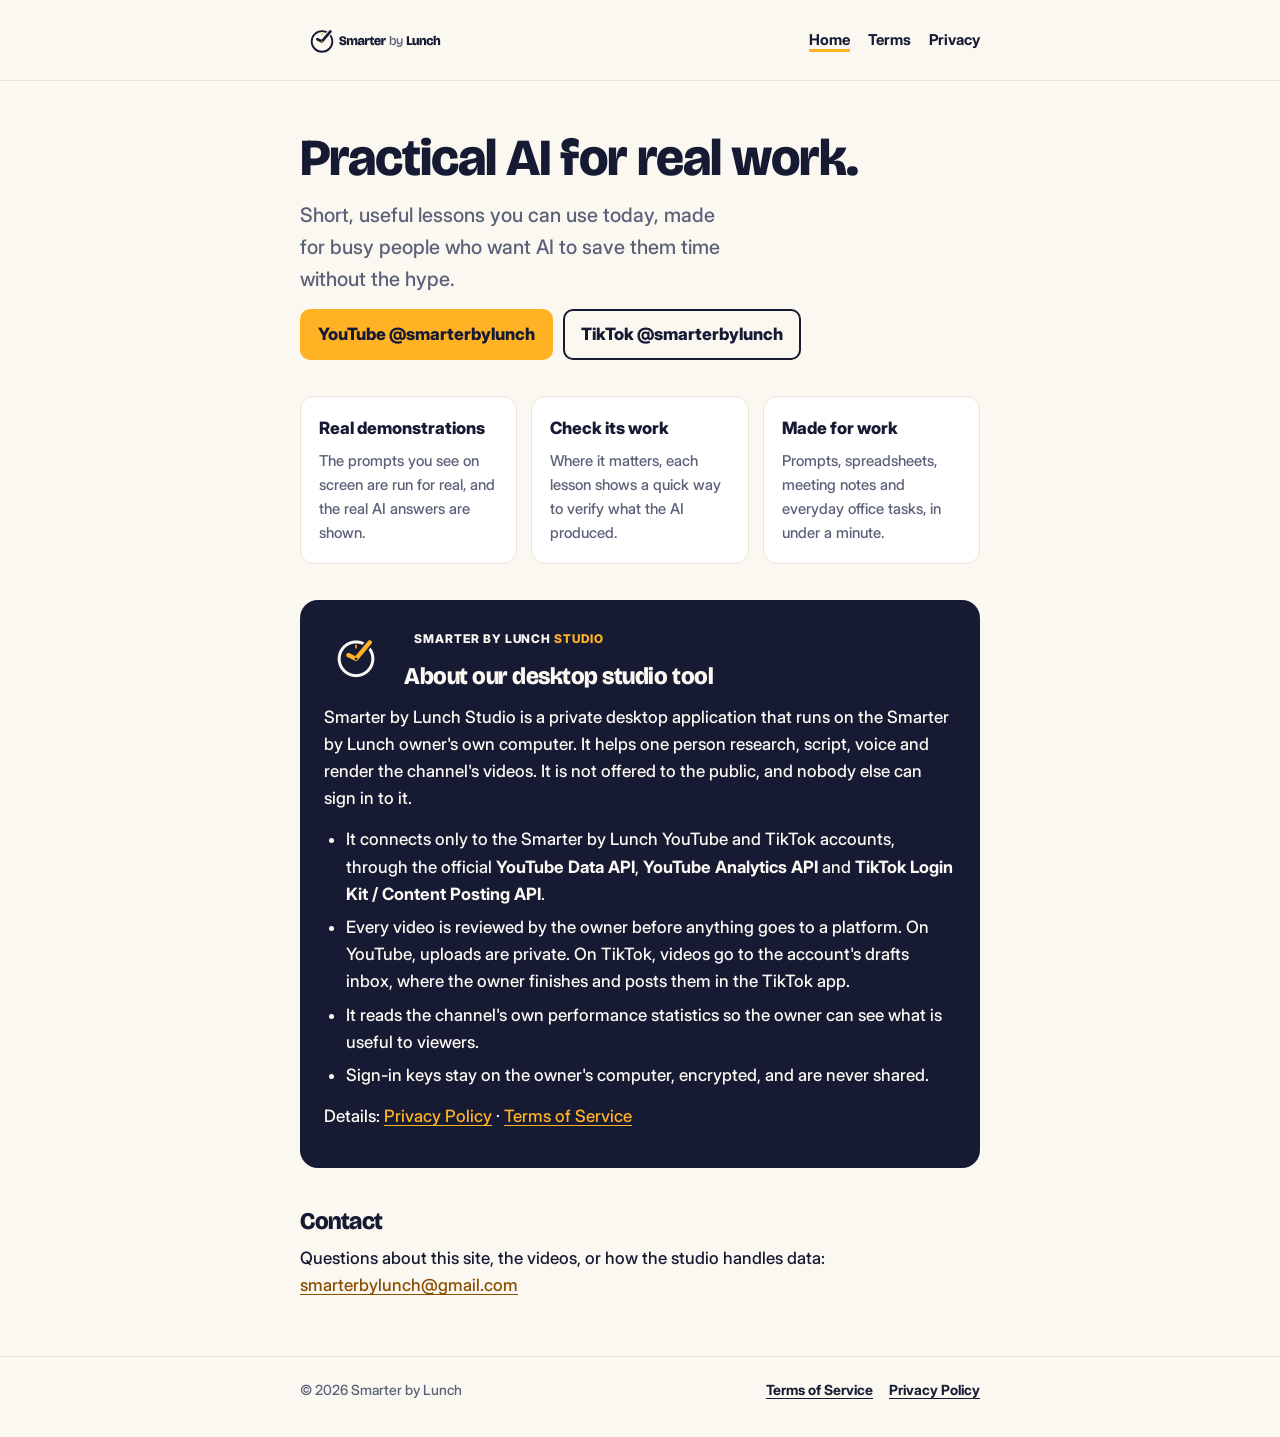
<file: index.html>
<!doctype html>
<html lang="en">
<head>
<meta charset="utf-8">
<meta name="viewport" content="width=device-width, initial-scale=1">
<title>Smarter by Lunch: Practical AI for real work</title>
<meta name="description" content="Smarter by Lunch makes short, practical lessons on using AI at work. This site also describes Smarter by Lunch Studio, the channel's private desktop production tool.">
<link rel="icon" href="assets/img/favicon.svg" type="image/svg+xml">
<link rel="icon" href="assets/img/app-icon-1024.png" type="image/png" sizes="1024x1024">
<link rel="apple-touch-icon" href="assets/img/app-icon-1024.png">
<link rel="stylesheet" href="assets/site.css">
</head>
<body>
<header class="site"><div class="wrap">
  <a href="index.html" aria-label="Smarter by Lunch home"><img src="assets/img/logo.svg" alt="Smarter by Lunch" width="147" height="44"></a>
  <nav aria-label="Site"><a href="index.html" aria-current="page">Home</a><a href="terms.html">Terms</a><a href="privacy.html">Privacy</a></nav>
</div></header>

<main class="wrap">
  <section class="hero">
    <h1>Practical AI for real work.</h1>
    <p class="lede">Short, useful lessons you can use today, made for busy people who want AI to save them time without the hype.</p>
    <div class="links">
      <a class="btn primary" href="https://www.youtube.com/@smarterbylunch" rel="noopener">YouTube @smarterbylunch</a>
      <a class="btn" href="https://www.tiktok.com/@smarterbylunch" rel="noopener">TikTok @smarterbylunch</a>
    </div>
  </section>

  <div class="cards">
    <div class="card"><h3>Real demonstrations</h3><p>The prompts you see on screen are run for real, and the real AI answers are shown.</p></div>
    <div class="card"><h3>Check its work</h3><p>Where it matters, each lesson shows a quick way to verify what the AI produced.</p></div>
    <div class="card"><h3>Made for work</h3><p>Prompts, spreadsheets, meeting notes and everyday office tasks, in under a minute.</p></div>
  </div>

  <section class="band" id="studio">
    <div class="studio-head"><img src="assets/img/app-icon-1024.png" alt="" width="64" height="64"><div><span class="tag">Smarter by Lunch <b>Studio</b></span>
    <h2 style="margin:10px 0 0">About our desktop studio tool</h2></div></div>
    <p>Smarter by Lunch Studio is a private desktop application that runs on the Smarter by Lunch owner's own computer. It helps one person research, script, voice and render the channel's videos. It is not offered to the public, and nobody else can sign in to it.</p>
    <ul>
      <li>It connects only to the Smarter by Lunch YouTube and TikTok accounts, through the official <b>YouTube Data API</b>, <b>YouTube Analytics API</b> and <b>TikTok Login Kit / Content Posting API</b>.</li>
      <li>Every video is reviewed by the owner before anything goes to a platform. On YouTube, uploads are private. On TikTok, videos go to the account's drafts inbox, where the owner finishes and posts them in the TikTok app.</li>
      <li>It reads the channel's own performance statistics so the owner can see what is useful to viewers.</li>
      <li>Sign-in keys stay on the owner's computer, encrypted, and are never shared.</li>
    </ul>
    <p>Details: <a href="privacy.html">Privacy Policy</a> · <a href="terms.html">Terms of Service</a></p>
  </section>

  <h2>Contact</h2>
  <p>Questions about this site, the videos, or how the studio handles data: <a href="mailto:smarterbylunch@gmail.com">smarterbylunch@gmail.com</a></p>
</main>

<footer class="site"><div class="wrap">
  <span>© 2026 Smarter by Lunch</span>
  <nav aria-label="Legal"><a href="terms.html">Terms of Service</a><a href="privacy.html">Privacy Policy</a></nav>
</div></footer>
</body>
</html>
</file>
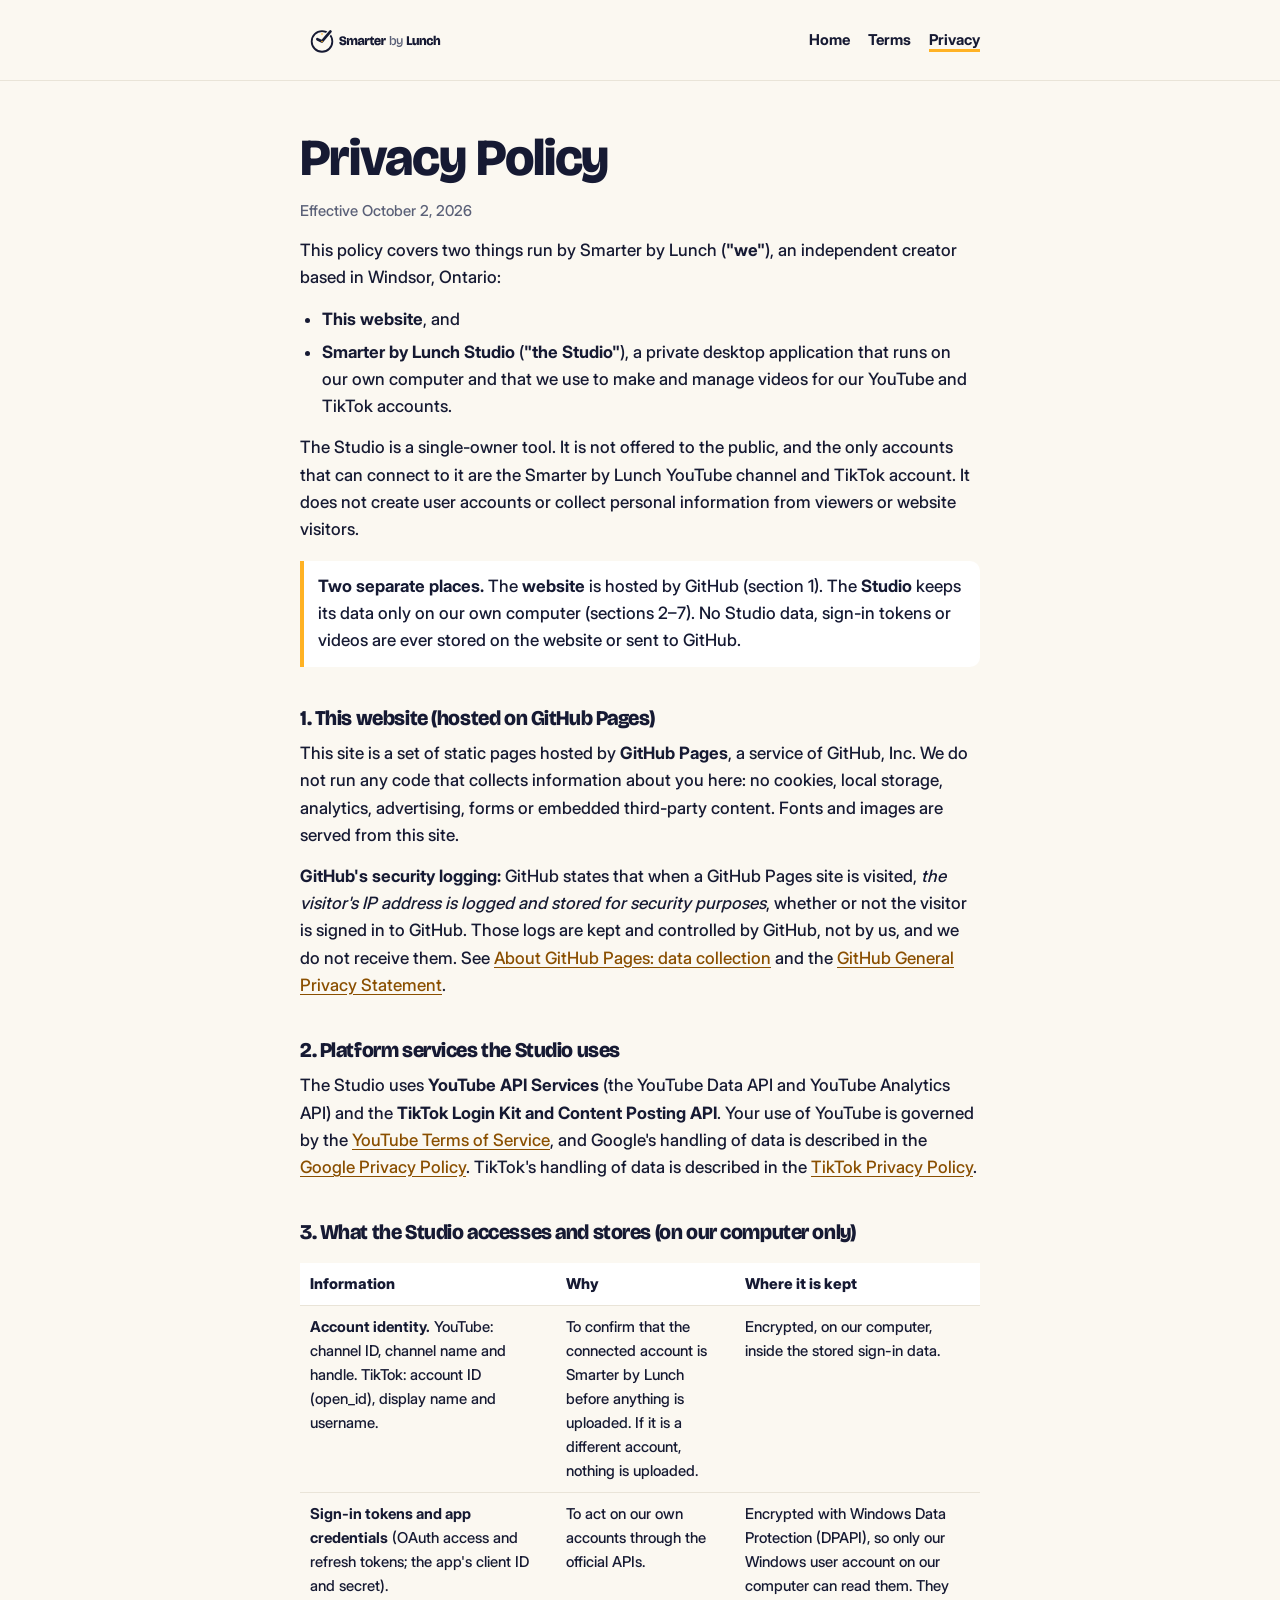
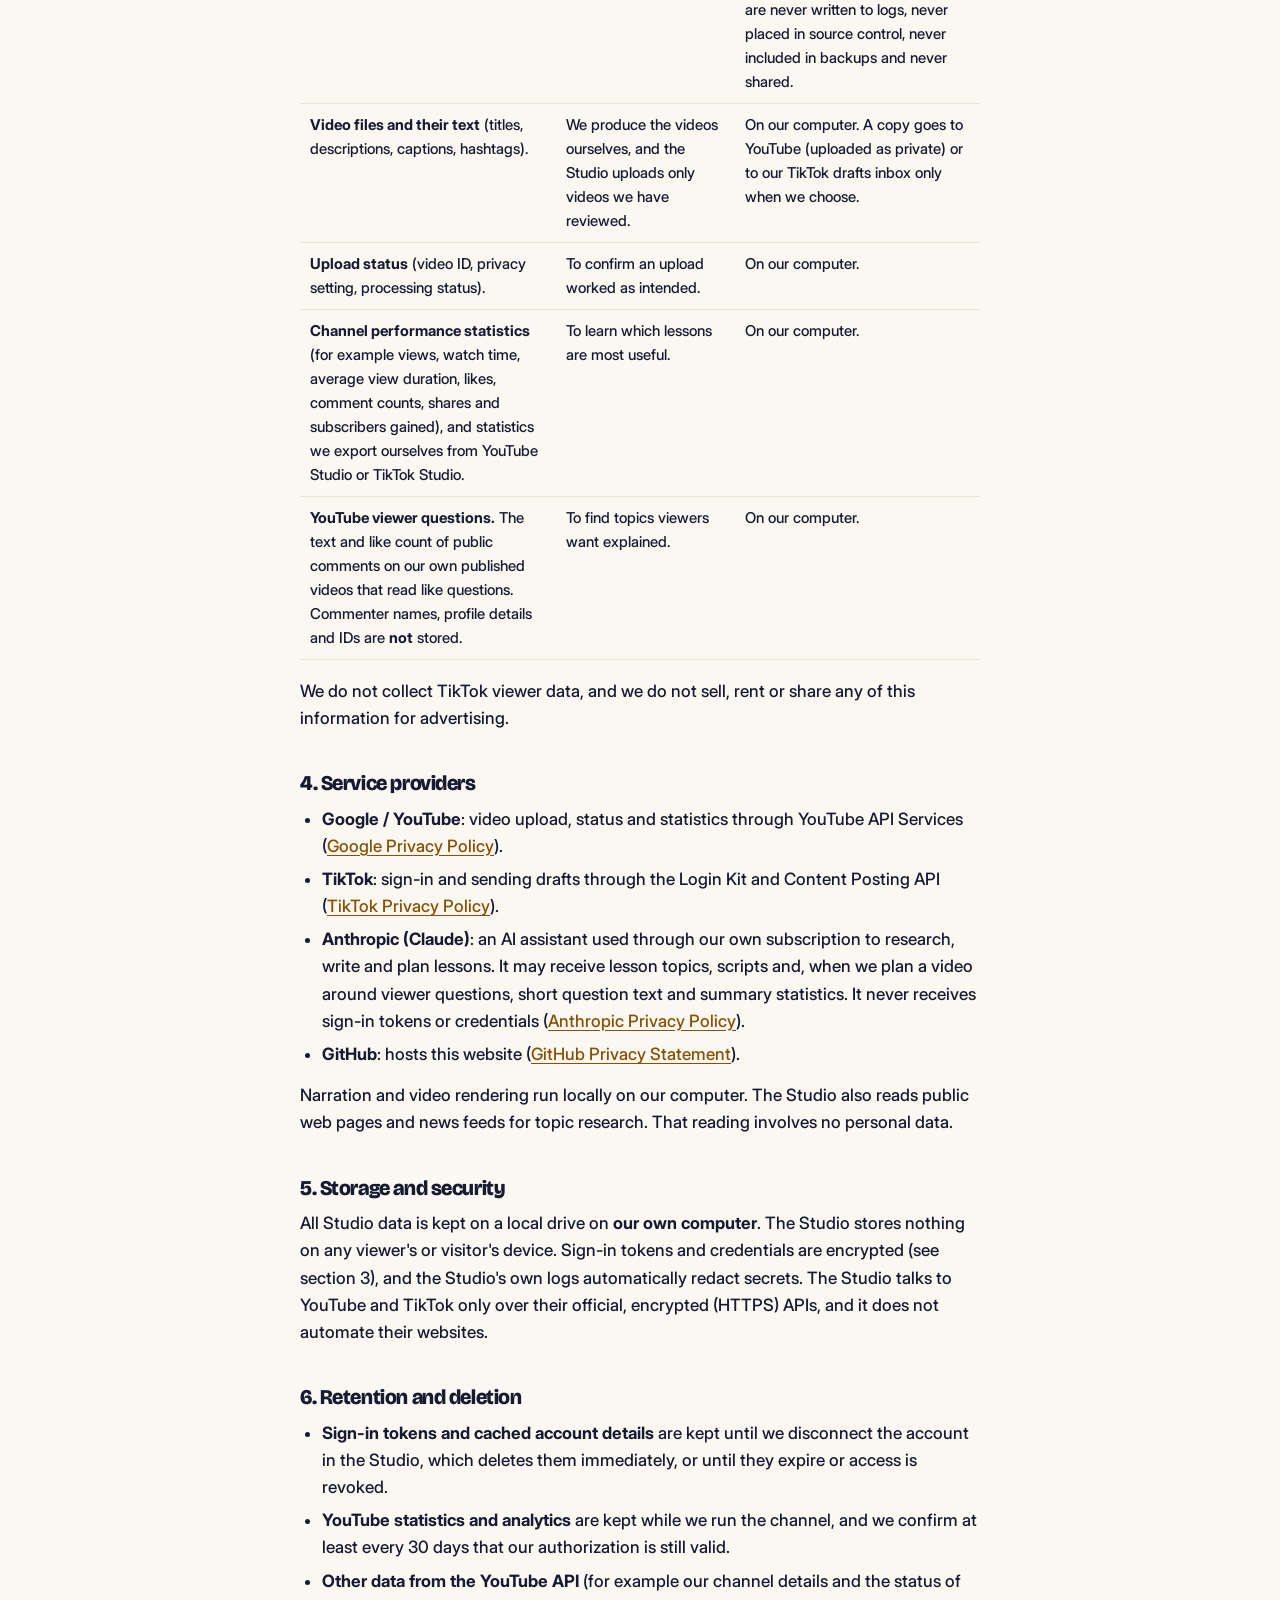
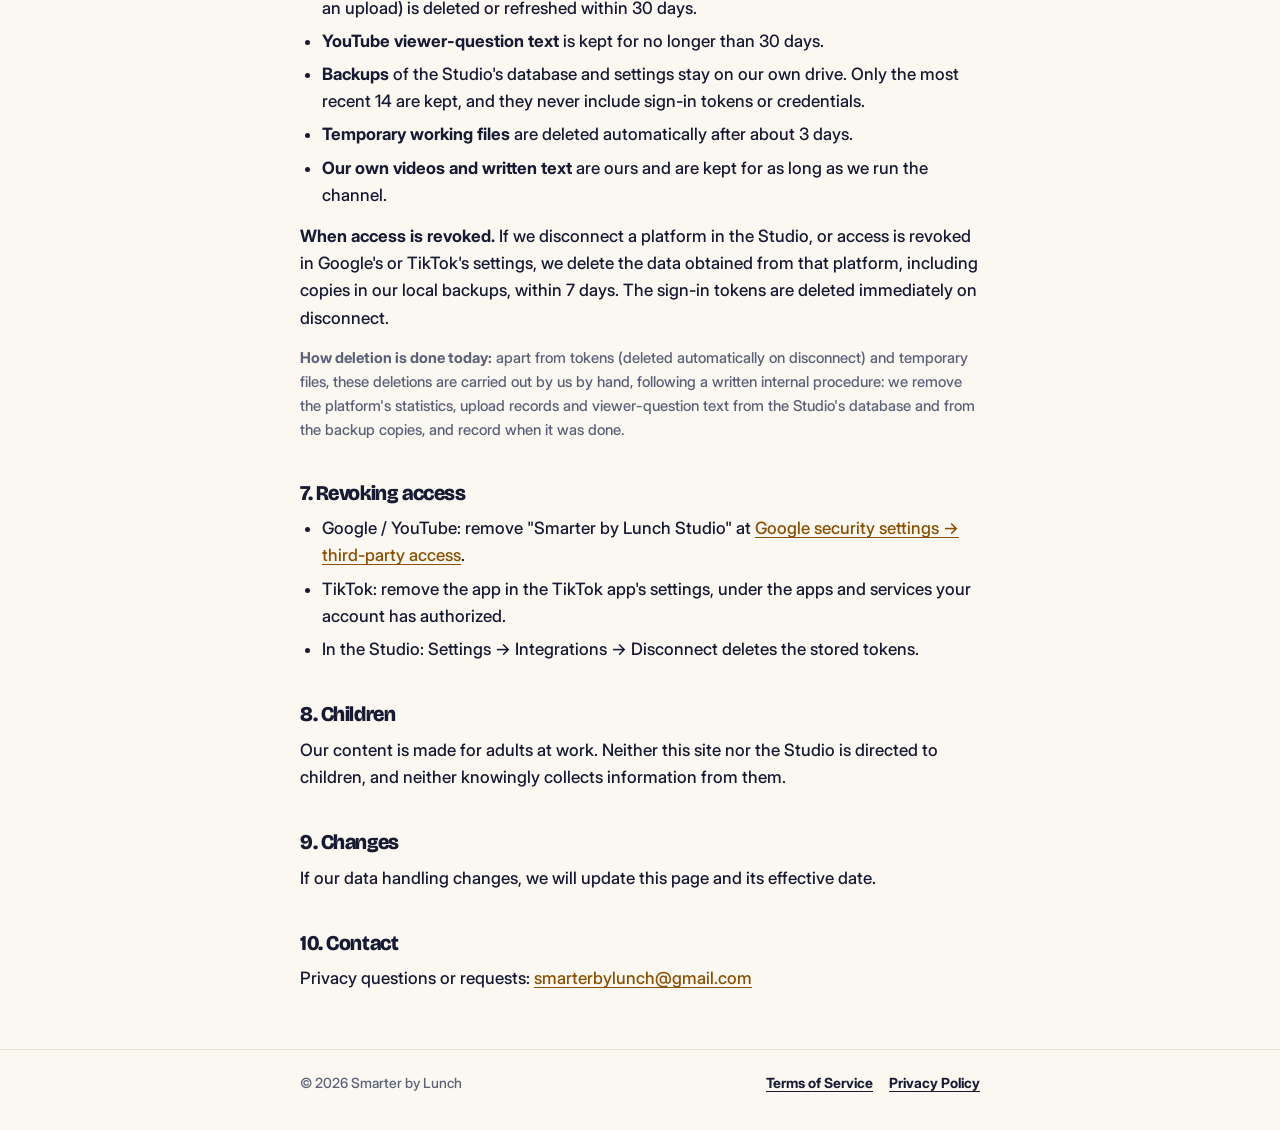
<file: privacy.html>
<!doctype html>
<html lang="en">
<head>
<meta charset="utf-8">
<meta name="viewport" content="width=device-width, initial-scale=1">
<title>Privacy Policy · Smarter by Lunch</title>
<meta name="description" content="How Smarter by Lunch and the Smarter by Lunch Studio desktop tool handle account information, sign-in tokens, videos and platform data.">
<link rel="icon" href="assets/img/favicon.svg" type="image/svg+xml">
<link rel="icon" href="assets/img/app-icon-1024.png" type="image/png" sizes="1024x1024">
<link rel="apple-touch-icon" href="assets/img/app-icon-1024.png">
<link rel="stylesheet" href="assets/site.css">
</head>
<body>
<header class="site"><div class="wrap">
  <a href="index.html" aria-label="Smarter by Lunch home"><img src="assets/img/logo.svg" alt="Smarter by Lunch" width="147" height="44"></a>
  <nav aria-label="Site"><a href="index.html">Home</a><a href="terms.html">Terms</a><a href="privacy.html" aria-current="page">Privacy</a></nav>
</div></header>

<main class="wrap legal">
  <h1>Privacy Policy</h1>
  <p class="meta">Effective October 2, 2026</p>

  <p>This policy covers two things run by Smarter by Lunch (<b>"we"</b>), an independent creator based in Windsor, Ontario:</p>
  <ul>
    <li><b>This website</b>, and</li>
    <li><b>Smarter by Lunch Studio</b> (<b>"the Studio"</b>), a private desktop application that runs on our own computer and that we use to make and manage videos for our YouTube and TikTok accounts.</li>
  </ul>
  <p>The Studio is a single-owner tool. It is not offered to the public, and the only accounts that can connect to it are the Smarter by Lunch YouTube channel and TikTok account. It does not create user accounts or collect personal information from viewers or website visitors.</p>
  <div class="note"><b>Two separate places.</b> The <b>website</b> is hosted by GitHub (section 1). The <b>Studio</b> keeps its data only on our own computer (sections 2–7). No Studio data, sign-in tokens or videos are ever stored on the website or sent to GitHub.</div>

  <h2>1. This website (hosted on GitHub Pages)</h2>
  <p>This site is a set of static pages hosted by <b>GitHub Pages</b>, a service of GitHub, Inc. We do not run any code that collects information about you here: no cookies, local storage, analytics, advertising, forms or embedded third-party content. Fonts and images are served from this site.</p>
  <p><b>GitHub's security logging:</b> GitHub states that when a GitHub Pages site is visited, <i>the visitor's IP address is logged and stored for security purposes</i>, whether or not the visitor is signed in to GitHub. Those logs are kept and controlled by GitHub, not by us, and we do not receive them. See <a href="https://docs.github.com/en/pages/getting-started-with-github-pages/about-github-pages#data-collection" rel="noopener">About GitHub Pages: data collection</a> and the <a href="https://docs.github.com/site-policy/privacy-policies/github-general-privacy-statement" rel="noopener">GitHub General Privacy Statement</a>.</p>

  <h2>2. Platform services the Studio uses</h2>
  <p>The Studio uses <b>YouTube API Services</b> (the YouTube Data API and YouTube Analytics API) and the <b>TikTok Login Kit and Content Posting API</b>. Your use of YouTube is governed by the <a href="https://www.youtube.com/t/terms" rel="noopener">YouTube Terms of Service</a>, and Google's handling of data is described in the <a href="http://www.google.com/policies/privacy" rel="noopener">Google Privacy Policy</a>. TikTok's handling of data is described in the <a href="https://www.tiktok.com/legal/privacy-policy" rel="noopener">TikTok Privacy Policy</a>.</p>

  <h2>3. What the Studio accesses and stores (on our computer only)</h2>
  <div class="table-scroll"><table>
    <thead><tr><th>Information</th><th>Why</th><th>Where it is kept</th></tr></thead>
    <tbody>
      <tr><td><b>Account identity.</b> YouTube: channel ID, channel name and handle. TikTok: account ID (open_id), display name and username.</td><td>To confirm that the connected account is Smarter by Lunch before anything is uploaded. If it is a different account, nothing is uploaded.</td><td>Encrypted, on our computer, inside the stored sign-in data.</td></tr>
      <tr><td><b>Sign-in tokens and app credentials</b> (OAuth access and refresh tokens; the app's client ID and secret).</td><td>To act on our own accounts through the official APIs.</td><td>Encrypted with Windows Data Protection (DPAPI), so only our Windows user account on our computer can read them. They are never written to logs, never placed in source control, never included in backups and never shared.</td></tr>
      <tr><td><b>Video files and their text</b> (titles, descriptions, captions, hashtags).</td><td>We produce the videos ourselves, and the Studio uploads only videos we have reviewed.</td><td>On our computer. A copy goes to YouTube (uploaded as private) or to our TikTok drafts inbox only when we choose.</td></tr>
      <tr><td><b>Upload status</b> (video ID, privacy setting, processing status).</td><td>To confirm an upload worked as intended.</td><td>On our computer.</td></tr>
      <tr><td><b>Channel performance statistics</b> (for example views, watch time, average view duration, likes, comment counts, shares and subscribers gained), and statistics we export ourselves from YouTube Studio or TikTok Studio.</td><td>To learn which lessons are most useful.</td><td>On our computer.</td></tr>
      <tr><td><b>YouTube viewer questions.</b> The text and like count of public comments on our own published videos that read like questions. Commenter names, profile details and IDs are <b>not</b> stored.</td><td>To find topics viewers want explained.</td><td>On our computer.</td></tr>
    </tbody>
  </table></div>
  <p>We do not collect TikTok viewer data, and we do not sell, rent or share any of this information for advertising.</p>

  <h2>4. Service providers</h2>
  <ul>
    <li><b>Google / YouTube</b>: video upload, status and statistics through YouTube API Services (<a href="http://www.google.com/policies/privacy" rel="noopener">Google Privacy Policy</a>).</li>
    <li><b>TikTok</b>: sign-in and sending drafts through the Login Kit and Content Posting API (<a href="https://www.tiktok.com/legal/privacy-policy" rel="noopener">TikTok Privacy Policy</a>).</li>
    <li><b>Anthropic (Claude)</b>: an AI assistant used through our own subscription to research, write and plan lessons. It may receive lesson topics, scripts and, when we plan a video around viewer questions, short question text and summary statistics. It never receives sign-in tokens or credentials (<a href="https://www.anthropic.com/legal/privacy" rel="noopener">Anthropic Privacy Policy</a>).</li>
    <li><b>GitHub</b>: hosts this website (<a href="https://docs.github.com/site-policy/privacy-policies/github-general-privacy-statement" rel="noopener">GitHub Privacy Statement</a>).</li>
  </ul>
  <p>Narration and video rendering run locally on our computer. The Studio also reads public web pages and news feeds for topic research. That reading involves no personal data.</p>

  <h2>5. Storage and security</h2>
  <p>All Studio data is kept on a local drive on <b>our own computer</b>. The Studio stores nothing on any viewer's or visitor's device. Sign-in tokens and credentials are encrypted (see section 3), and the Studio's own logs automatically redact secrets. The Studio talks to YouTube and TikTok only over their official, encrypted (HTTPS) APIs, and it does not automate their websites.</p>

  <h2>6. Retention and deletion</h2>
  <ul>
    <li><b>Sign-in tokens and cached account details</b> are kept until we disconnect the account in the Studio, which deletes them immediately, or until they expire or access is revoked.</li>
    <li><b>YouTube statistics and analytics</b> are kept while we run the channel, and we confirm at least every 30 days that our authorization is still valid.</li>
    <li><b>Other data from the YouTube API</b> (for example our channel details and the status of an upload) is deleted or refreshed within 30 days.</li>
    <li><b>YouTube viewer-question text</b> is kept for no longer than 30 days.</li>
    <li><b>Backups</b> of the Studio's database and settings stay on our own drive. Only the most recent 14 are kept, and they never include sign-in tokens or credentials.</li>
    <li><b>Temporary working files</b> are deleted automatically after about 3 days.</li>
    <li><b>Our own videos and written text</b> are ours and are kept for as long as we run the channel.</li>
  </ul>
  <p><b>When access is revoked.</b> If we disconnect a platform in the Studio, or access is revoked in Google's or TikTok's settings, we delete the data obtained from that platform, including copies in our local backups, within 7 days. The sign-in tokens are deleted immediately on disconnect.</p>
  <p class="meta"><b>How deletion is done today:</b> apart from tokens (deleted automatically on disconnect) and temporary files, these deletions are carried out by us by hand, following a written internal procedure: we remove the platform's statistics, upload records and viewer-question text from the Studio's database and from the backup copies, and record when it was done.</p>

  <h2>7. Revoking access</h2>
  <ul>
    <li>Google / YouTube: remove "Smarter by Lunch Studio" at <a href="https://security.google.com/settings/security/permissions" rel="noopener">Google security settings → third-party access</a>.</li>
    <li>TikTok: remove the app in the TikTok app's settings, under the apps and services your account has authorized.</li>
    <li>In the Studio: Settings → Integrations → Disconnect deletes the stored tokens.</li>
  </ul>

  <h2>8. Children</h2>
  <p>Our content is made for adults at work. Neither this site nor the Studio is directed to children, and neither knowingly collects information from them.</p>

  <h2>9. Changes</h2>
  <p>If our data handling changes, we will update this page and its effective date.</p>

  <h2>10. Contact</h2>
  <p>Privacy questions or requests: <a href="mailto:smarterbylunch@gmail.com">smarterbylunch@gmail.com</a></p>
</main>

<footer class="site"><div class="wrap">
  <span>© 2026 Smarter by Lunch</span>
  <nav aria-label="Legal"><a href="terms.html">Terms of Service</a><a href="privacy.html">Privacy Policy</a></nav>
</div></footer>
</body>
</html>
</file>
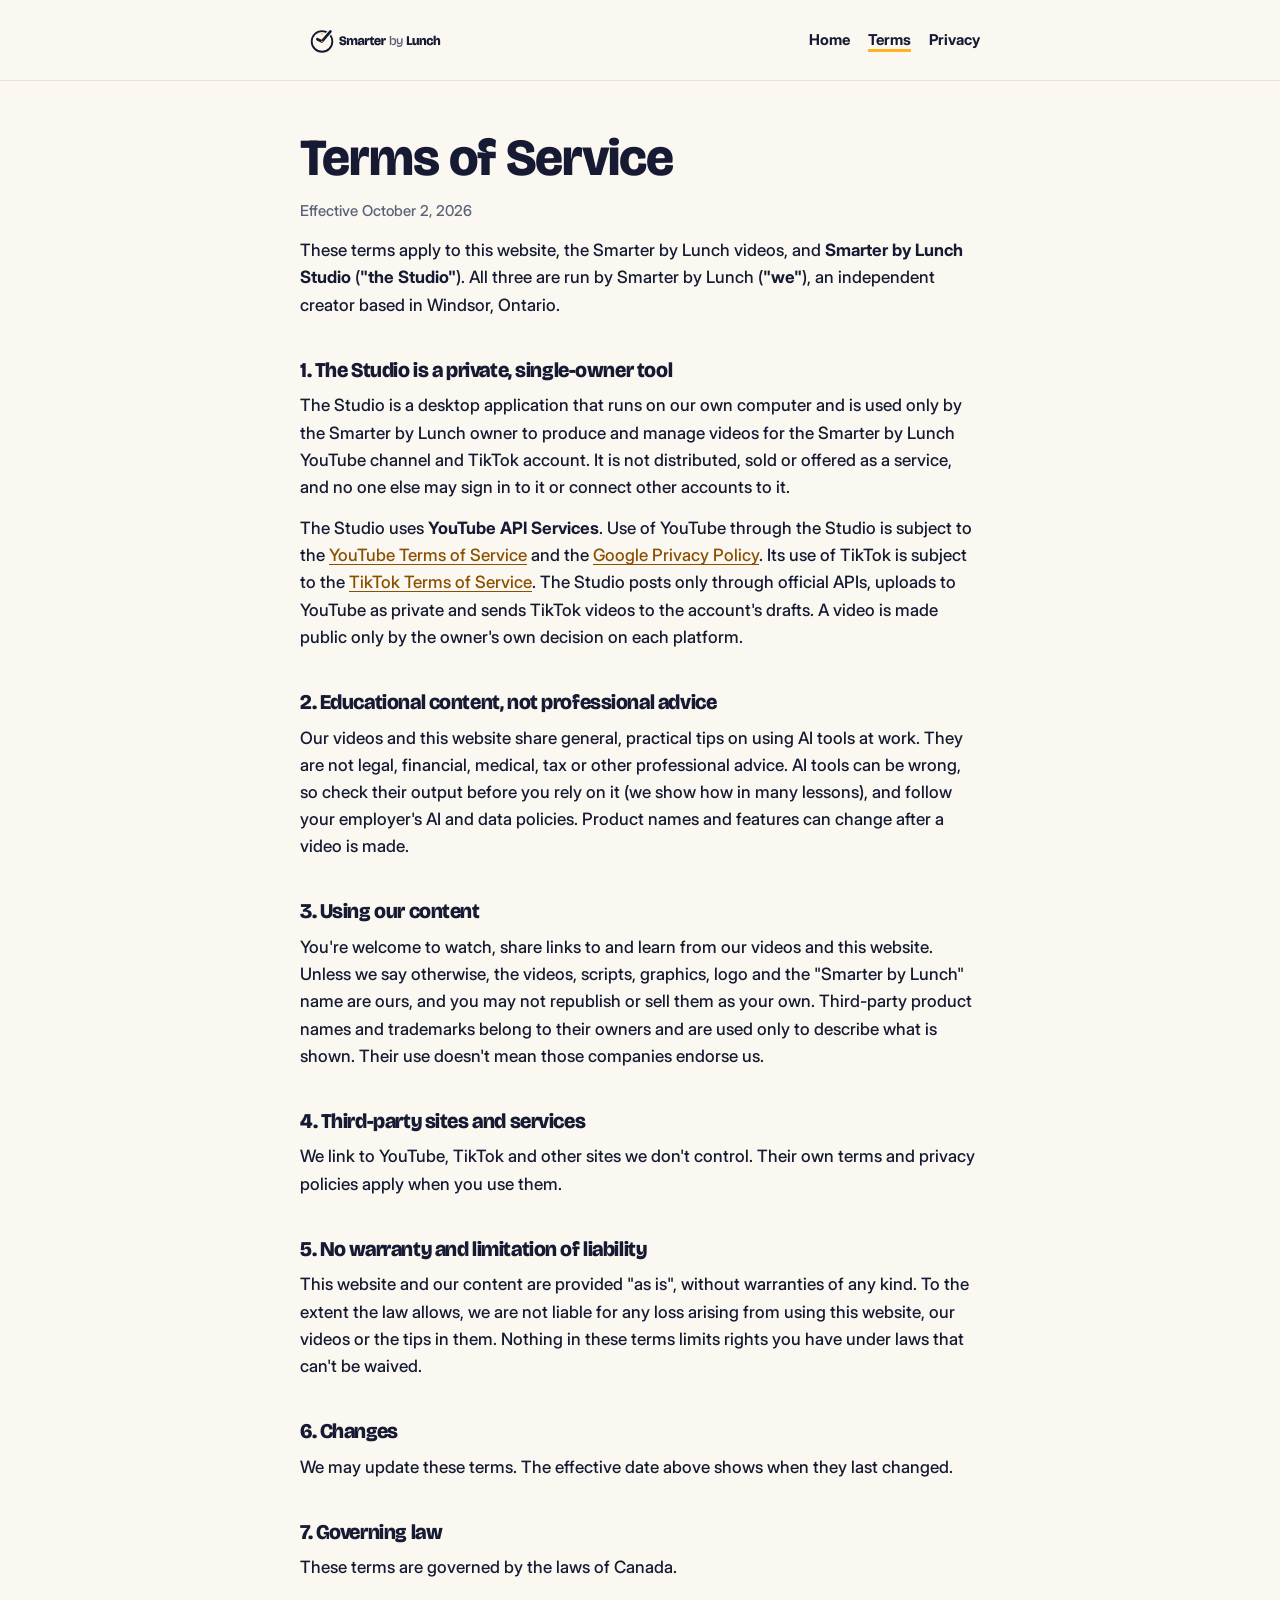
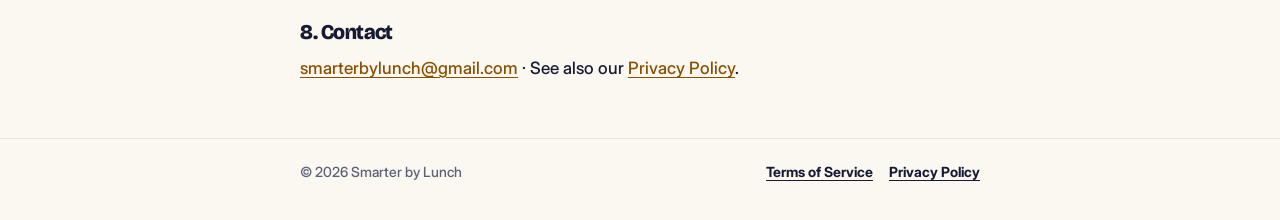
<file: terms.html>
<!doctype html>
<html lang="en">
<head>
<meta charset="utf-8">
<meta name="viewport" content="width=device-width, initial-scale=1">
<title>Terms of Service · Smarter by Lunch</title>
<meta name="description" content="Terms for the Smarter by Lunch website, videos and the Smarter by Lunch Studio desktop tool.">
<link rel="icon" href="assets/img/favicon.svg" type="image/svg+xml">
<link rel="icon" href="assets/img/app-icon-1024.png" type="image/png" sizes="1024x1024">
<link rel="apple-touch-icon" href="assets/img/app-icon-1024.png">
<link rel="stylesheet" href="assets/site.css">
</head>
<body>
<header class="site"><div class="wrap">
  <a href="index.html" aria-label="Smarter by Lunch home"><img src="assets/img/logo.svg" alt="Smarter by Lunch" width="147" height="44"></a>
  <nav aria-label="Site"><a href="index.html">Home</a><a href="terms.html" aria-current="page">Terms</a><a href="privacy.html">Privacy</a></nav>
</div></header>

<main class="wrap legal">
  <h1>Terms of Service</h1>
  <p class="meta">Effective October 2, 2026</p>

  <p>These terms apply to this website, the Smarter by Lunch videos, and <b>Smarter by Lunch Studio</b> (<b>"the Studio"</b>). All three are run by Smarter by Lunch (<b>"we"</b>), an independent creator based in Windsor, Ontario.</p>

  <h2>1. The Studio is a private, single-owner tool</h2>
  <p>The Studio is a desktop application that runs on our own computer and is used only by the Smarter by Lunch owner to produce and manage videos for the Smarter by Lunch YouTube channel and TikTok account. It is not distributed, sold or offered as a service, and no one else may sign in to it or connect other accounts to it.</p>
  <p>The Studio uses <b>YouTube API Services</b>. Use of YouTube through the Studio is subject to the <a href="https://www.youtube.com/t/terms" rel="noopener">YouTube Terms of Service</a> and the <a href="http://www.google.com/policies/privacy" rel="noopener">Google Privacy Policy</a>. Its use of TikTok is subject to the <a href="https://www.tiktok.com/legal/terms-of-service" rel="noopener">TikTok Terms of Service</a>. The Studio posts only through official APIs, uploads to YouTube as private and sends TikTok videos to the account's drafts. A video is made public only by the owner's own decision on each platform.</p>

  <h2>2. Educational content, not professional advice</h2>
  <p>Our videos and this website share general, practical tips on using AI tools at work. They are not legal, financial, medical, tax or other professional advice. AI tools can be wrong, so check their output before you rely on it (we show how in many lessons), and follow your employer's AI and data policies. Product names and features can change after a video is made.</p>

  <h2>3. Using our content</h2>
  <p>You're welcome to watch, share links to and learn from our videos and this website. Unless we say otherwise, the videos, scripts, graphics, logo and the "Smarter by Lunch" name are ours, and you may not republish or sell them as your own. Third-party product names and trademarks belong to their owners and are used only to describe what is shown. Their use doesn't mean those companies endorse us.</p>

  <h2>4. Third-party sites and services</h2>
  <p>We link to YouTube, TikTok and other sites we don't control. Their own terms and privacy policies apply when you use them.</p>

  <h2>5. No warranty and limitation of liability</h2>
  <p>This website and our content are provided "as is", without warranties of any kind. To the extent the law allows, we are not liable for any loss arising from using this website, our videos or the tips in them. Nothing in these terms limits rights you have under laws that can't be waived.</p>

  <h2>6. Changes</h2>
  <p>We may update these terms. The effective date above shows when they last changed.</p>

  <h2>7. Governing law</h2>
  <p>These terms are governed by the laws of Canada.</p>

  <h2>8. Contact</h2>
  <p><a href="mailto:smarterbylunch@gmail.com">smarterbylunch@gmail.com</a> · See also our <a href="privacy.html">Privacy Policy</a>.</p>
</main>

<footer class="site"><div class="wrap">
  <span>© 2026 Smarter by Lunch</span>
  <nav aria-label="Legal"><a href="terms.html">Terms of Service</a><a href="privacy.html">Privacy Policy</a></nav>
</div></footer>
</body>
</html>
</file>
<file: assets/site.css>
/* Smarter by Lunch: public website. Brand v0.2 (Ink / Paper / Marigold; Bricolage Grotesque + Inter, self-hosted, OFL). */
@font-face { font-family: "Bricolage Grotesque"; src: url("fonts/BricolageGrotesque-800.ttf") format("truetype"); font-weight: 800; font-display: swap; }
@font-face { font-family: "Inter"; src: url("fonts/Inter-500.ttf") format("truetype"); font-weight: 500; font-display: swap; }
@font-face { font-family: "Inter"; src: url("fonts/Inter-700.ttf") format("truetype"); font-weight: 700; font-display: swap; }
@font-face { font-family: "Inter"; src: url("fonts/Inter-800.ttf") format("truetype"); font-weight: 800; font-display: swap; }

:root {
  --ink: #161A33; --ink-2: #23284A; --paper: #FBF8F1; --marigold: #FFB224; --marigold-text: #8A4F00;
  --slate: #5B6178; --fog: #A9AECB; --mist: #E9E4D8; --mint-text: #0B7A52;
  --measure: 720px;
}
* { box-sizing: border-box; }
html { -webkit-text-size-adjust: 100%; }
body { margin: 0; background: var(--paper); color: var(--ink); font: 500 17px/1.6 "Inter", system-ui, -apple-system, "Segoe UI", sans-serif; }
a { color: var(--marigold-text); text-underline-offset: 3px; }
a:hover { color: var(--ink); }
a:focus-visible { outline: 3px solid var(--marigold); outline-offset: 2px; border-radius: 4px; }

.wrap { max-width: var(--measure); margin: 0 auto; padding: 0 20px; }
header.site { border-bottom: 1px solid var(--mist); }
header.site .wrap { display: flex; align-items: center; justify-content: space-between; gap: 16px; padding-top: 18px; padding-bottom: 18px; flex-wrap: wrap; }
header.site img { height: 44px; width: auto; display: block; }
header.site nav { display: flex; gap: 18px; font-weight: 700; font-size: 15px; }
header.site nav a { color: var(--ink); text-decoration: none; }
header.site nav a[aria-current="page"] { box-shadow: inset 0 -3px 0 var(--marigold); }

h1, h2 { font-family: "Bricolage Grotesque", "Inter", sans-serif; font-weight: 800; letter-spacing: -0.02em; line-height: 1.12; }
h1 { font-size: clamp(34px, 6vw, 52px); margin: 48px 0 12px; }
h2 { font-size: 24px; margin: 40px 0 10px; }
h3 { font-size: 17px; font-weight: 800; margin: 24px 0 6px; }
p, ul { margin: 0 0 14px; }
ul { padding-left: 22px; }
li { margin-bottom: 6px; }
.lede { font-size: 20px; color: var(--slate); max-width: 34ch; }
.tag { display: inline-block; background: var(--ink); color: var(--paper); font-weight: 800; font-size: 12px; letter-spacing: .08em; text-transform: uppercase; padding: 5px 10px; border-radius: 999px; }
.tag b { color: var(--marigold); font-weight: 800; }
.meta { color: var(--slate); font-size: 15px; }

.hero { padding-bottom: 8px; }
.cards { display: grid; grid-template-columns: repeat(auto-fit, minmax(210px, 1fr)); gap: 14px; margin: 28px 0 8px; }
.card { background: #fff; border: 1px solid var(--mist); border-radius: 14px; padding: 18px; }
.card h3 { margin-top: 0; }
.card p { margin: 0; color: var(--slate); font-size: 15px; }
.band { background: var(--ink); color: var(--paper); border-radius: 18px; padding: 24px; margin: 36px 0; }
.band h2 { margin-top: 0; color: var(--paper); }
.band p, .band li { color: var(--paper); }
.band a { color: var(--marigold); }
.links { display: flex; gap: 10px; flex-wrap: wrap; margin-top: 8px; }
.btn { display: inline-block; font-weight: 800; text-decoration: none; padding: 10px 16px; border-radius: 10px; border: 2px solid var(--ink); color: var(--ink); background: transparent; }
.btn.primary { background: var(--marigold); border-color: var(--marigold); color: var(--ink); }
.btn:hover { color: var(--ink); filter: brightness(0.96); }

.legal h2 { font-size: 21px; }
.legal table { width: 100%; border-collapse: collapse; margin: 8px 0 18px; font-size: 15px; }
.legal th, .legal td { text-align: left; vertical-align: top; padding: 9px 10px; border-bottom: 1px solid var(--mist); }
.legal th { font-weight: 800; background: #fff; }
.table-scroll { overflow-x: auto; }
.note { border-left: 4px solid var(--marigold); background: #fff; padding: 12px 14px; border-radius: 0 10px 10px 0; margin: 18px 0; }


footer.site { border-top: 1px solid var(--mist); margin-top: 56px; }
footer.site .wrap { display: flex; justify-content: space-between; gap: 12px; flex-wrap: wrap; padding-top: 22px; padding-bottom: 36px; font-size: 14px; color: var(--slate); }
footer.site nav { display: flex; gap: 16px; }
footer.site a { color: var(--ink); font-weight: 700; }

@media (max-width: 520px) {
  body { font-size: 16px; }
  header.site img { height: 36px; }
  .lede { font-size: 18px; }
}
.studio-head { display: flex; align-items: center; gap: 16px; margin-bottom: 14px; }
.studio-head img { width: 64px; height: 64px; border-radius: 14px; flex: none; }
</file>
